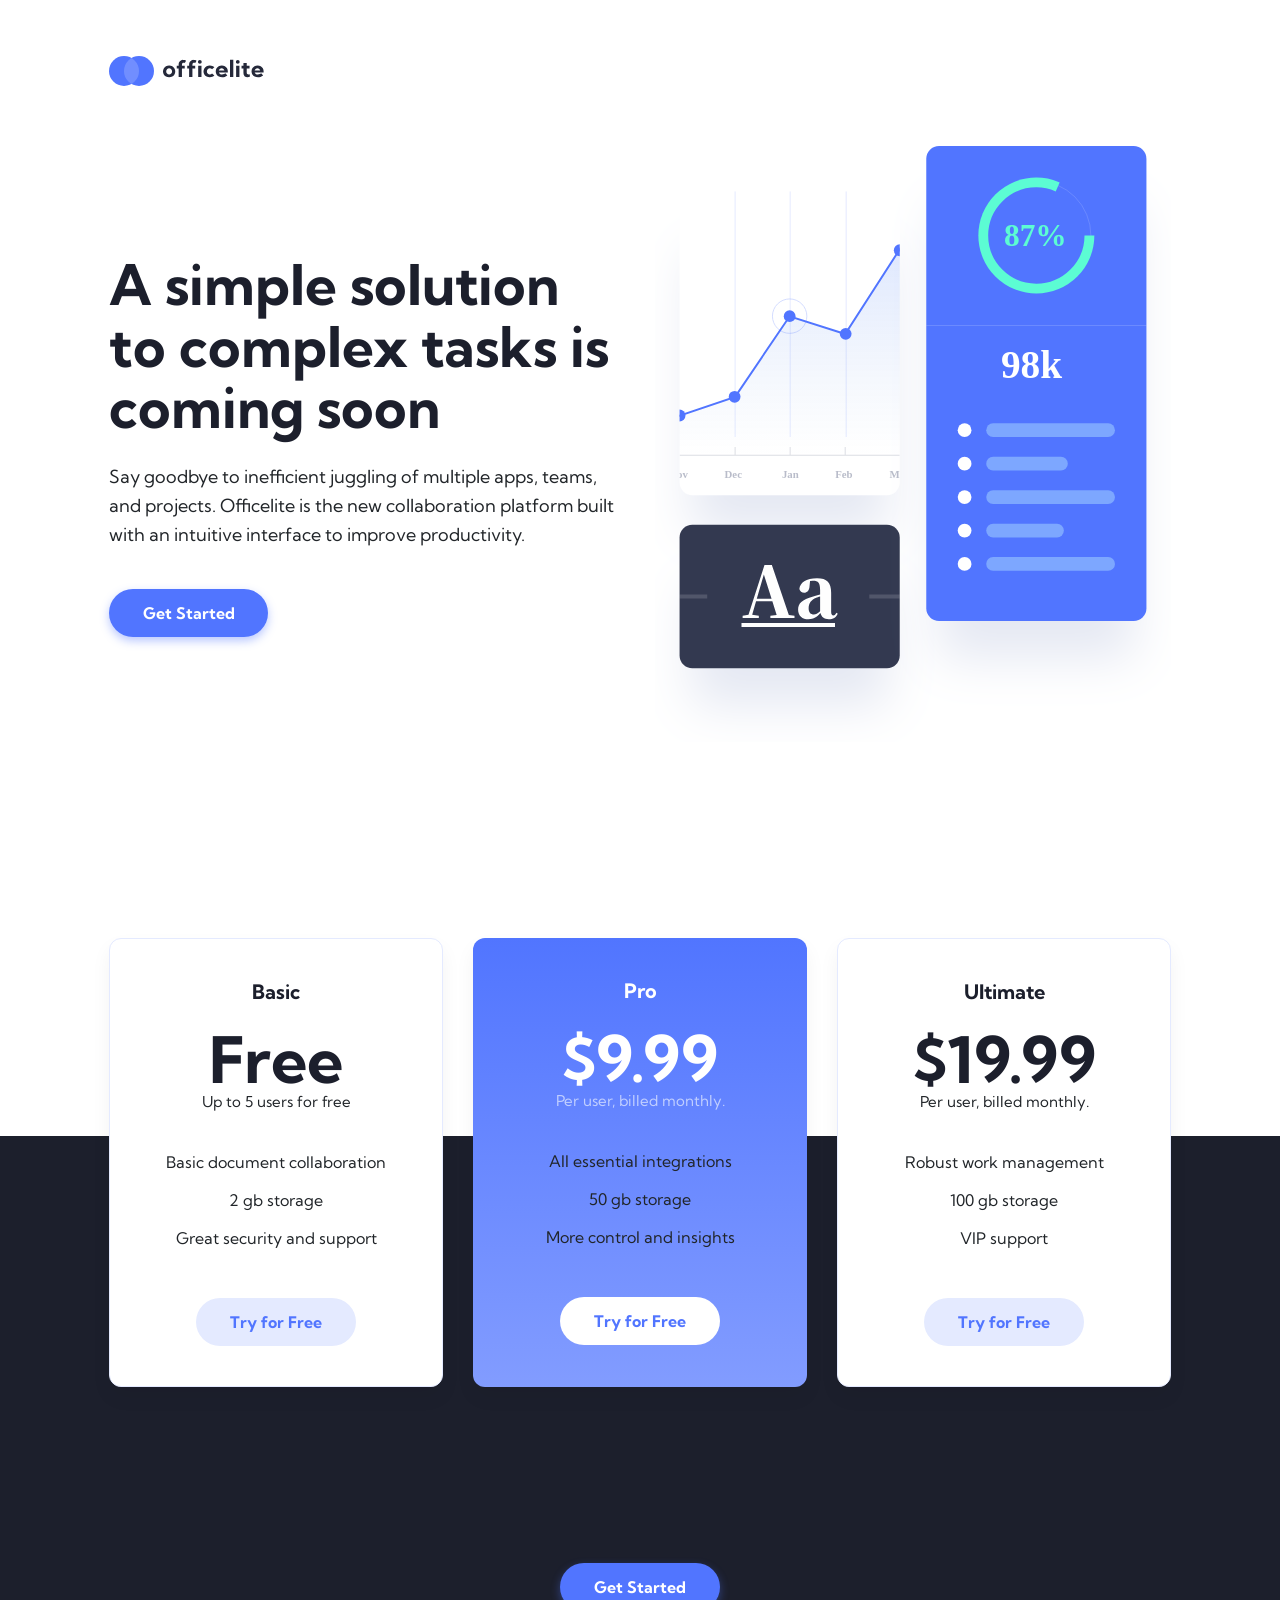
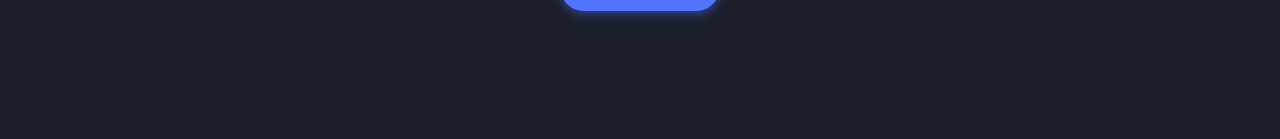
<file: index.html>
<!DOCTYPE html>
<html lang="en">

<head>
    <meta charset="UTF-8">
    <meta name="viewport" content="width=device-width, initial-scale=1.0">
    <title>Officelite - A Simple Solution</title>
    <link rel="preconnect" href="https://fonts.googleapis.com">
    <link rel="preconnect" href="https://fonts.gstatic.com" crossorigin>
    <link href="https://fonts.googleapis.com/css2?family=Kumbh+Sans:wght@400;700&display=swap" rel="stylesheet">

    <link rel="stylesheet" href="css/styles.css">
</head>

<body>

    <header class="header">
        <a href="index.html" class="logo-link">
            <img src="images/logo.svg" alt="Officelite Logo">
        </a>
    </header>

    <div class="background-transition-wrapper">
        <main>
            <section class="hero-section">
                <div class="hero-content">
                    <h1>A simple solution to complex tasks is coming soon</h1>
                    <p>Say goodbye to inefficient juggling of multiple apps, teams, and projects. Officelite is the new
                        collaboration platform built with an intuitive interface to improve productivity.</p>
                    <a href="sign-up.html" class="button button-primary">Get Started</a>
                </div>
                <div class="hero-image">
                    <img src="images/illustration-charts.svg" alt="Charts Illustration" class="illustration-charts">
                </div>
            </section>

            <section class="pricing-section">
                <article class="pricing-card card-basic">
                    <h3 class="plan-name">Basic</h3>
                    <p class="plan-price">Free</p>
                    <p class="plan-period">Up to 5 users for free</p>
                    <ul class="features-list">
                        <li>Basic document collaboration</li>
                        <li>2 gb storage</li>
                        <li>Great security and support</li>
                    </ul>
                    <a href="sign-up.html" class="button button-secondary">Try for Free</a>
                </article>

                <article class="pricing-card card-pro">
                    <h3 class="plan-name">Pro</h3>
                    <p class="plan-price">$9.99</p>
                    <p class="plan-period">Per user, billed monthly.</p>
                    <ul class="features-list">
                        <li>All essential integrations</li>
                        <li>50 gb storage</li>
                        <li>More control and insights</li>
                    </ul>
                    <a href="sign-up.html" class="button button-tertiary">Try for Free</a>
                </article>

                <article class="pricing-card card-ultimate">
                    <h3 class="plan-name">Ultimate</h3>
                    <p class="plan-price">$19.99</p>
                    <p class="plan-period">Per user, billed monthly.</p>
                    <ul class="features-list">
                        <li>Robust work management</li>
                        <li>100 gb storage</li>
                        <li>VIP support</li>
                    </ul>
                    <a href="sign-up.html" class="button button-secondary">Try for Free</a>
                </article>
            </section>
        </main>

        <footer class="final-cta-footer">
            <a href="sign-up.html" class="button button-primary">Get Started</a>
        </footer>
    </div>

</body>

</html>
</file>
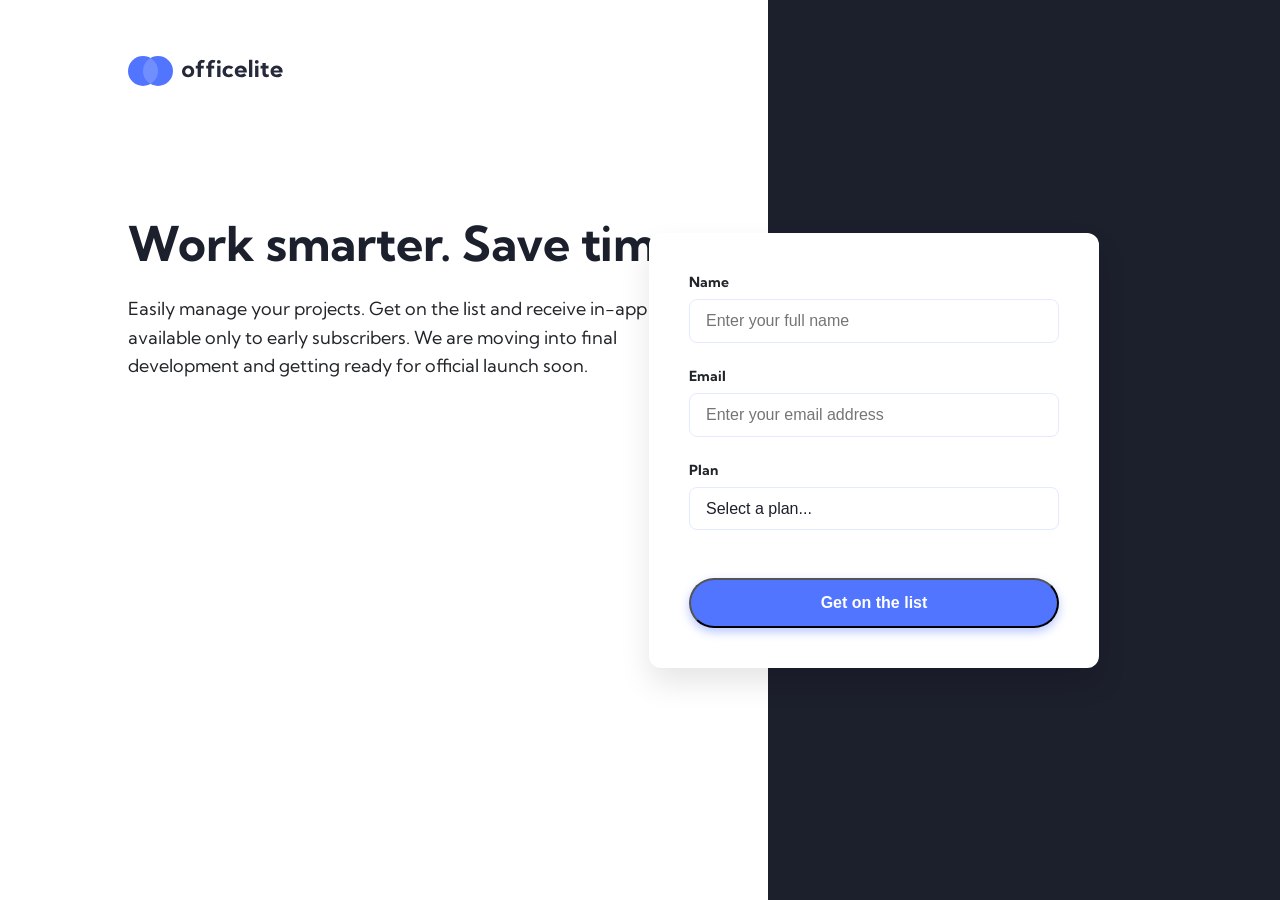
<file: sign-up.html>
<!DOCTYPE html>
<html lang="en">

<head>
    <meta charset="UTF-8">
    <meta name="viewport" content="width=device-width, initial-scale=1.0">
    <title>Officelite - Sign Up</title>
    <link rel="preconnect" href="https://fonts.googleapis.com">
    <link rel="preconnect" href="https://fonts.gstatic.com" crossorigin>
    <link href="https://fonts.googleapis.com/css2?family=Kumbh+Sans:wght@400;700&display=swap" rel="stylesheet">
    <link rel="stylesheet" href="css/styles.css">
</head>

<body class="signup-body sign-up-page">

    <div class="main-signup-wrapper">

        <section class="signup-content">
            <header class="header-signup">
                <a href="index.html" class="logo-link">
                    <img src="images/logo.svg" alt="Officelite Logo">
                </a>
            </header>

            <div class="marketing-text">
                <h1>Work smarter. Save time.</h1>
                <p>Easily manage your projects. Get on the list and receive in-app perks available only to early
                    subscribers. We are moving into final development and getting ready for official launch soon.</p>
            </div>

        </section>

        <section class="signup-form-section">
            <div class="form-card">
                <form action="index.html" method="GET" class="signup-form">

                    <div class="form-group">
                        <label for="name">Name</label>
                        <input type="text" id="name" name="name" placeholder="Enter your full name" required>
                    </div>

                    <div class="form-group">
                        <label for="email">Email</label>
                        <input type="email" id="email" name="email" placeholder="Enter your email address" required>
                    </div>

                    <div class="form-group">
                        <label for="plan">Plan</label>
                        <select id="plan" name="plan" required>
                            <option value="" disabled selected>Select a plan...</option>
                            <option value="basic">Basic (Free)</option>
                            <option value="pro">Pro ($9.99/mo)</option>
                            <option value="ultimate">Ultimate ($19.99/mo)</option>
                        </select>
                    </div>
                    <button type="submit" class="button button-primary">Get on the list</button>
                </form>
            </div>
        </section>

    </div>
</body>

</html>
</file>
<file: css/styles.css>
:root {
    --primary-blue: #5175FF;
    --secondary-blue: #829CFF;
    --light-blue: #C1CFFF;
    --lighter-blue: #E4EAFF;

    --dark-gray: #1C1F2C;
    --gray: #212529;
    --white: #FFFFFF;
    --light-gray: #F8F8F8;

    --container-max-width: 1110px;

    --white-area-height: 990px;

    --tablet-primary-color: #7234F9;
    --tablet-lighter-color: #F8F7FF;
    --tablet-light-color: #D3C3FF;
}

* {
    box-sizing: border-box;
    margin: 0;
    padding: 0;
}

body {
    font-family: 'Kumbh Sans', sans-serif;
    color: var(--dark-gray);
    background-color: var(--white);
    min-height: 100vh;
}

.background-transition-wrapper {
    background: linear-gradient(to bottom,
            var(--white) var(--white-area-height),
            var(--dark-gray) var(--white-area-height));
}

a {
    text-decoration: none;
}

.button {
    display: inline-block;
    padding: 0.875rem 2.1rem;
    border-radius: 28px;
    font-weight: 700;
    font-size: 1rem;
    transition: background-color 0.3s;
    text-align: center;
}

.button-primary {
    background-color: var(--primary-blue);
    color: var(--white);
    box-shadow: 0 4px 10px rgba(81, 117, 255, 0.4);
}

.button-secondary {
    background-color: var(--lighter-blue);
    color: var(--primary-blue);
    border: none;
}

.button-tertiary {
    background-color: var(--white);
    color: var(--primary-blue);
}

.header,
.hero-section,
.pricing-section {
    width: 100%;
    max-width: var(--container-max-width);
    margin: 0 auto;
    padding: 0 1.5rem;
}

.header {
    padding-top: 3.5rem;
    padding-bottom: 3.5rem;
}

.hero-section {
    display: flex;
    align-items: center;
    gap: 1.875rem;
    padding-bottom: 7rem;
}

.hero-content {
    flex: 1;
    max-width: 50%;
}

.hero-content h1 {
    font-size: 3.5rem;
    font-weight: 700;
    line-height: 1.1;
    margin-bottom: 1.5rem;
    color: var(--dark-gray);
}

.hero-content p {
    font-size: 1.125rem;
    line-height: 1.6;
    margin-bottom: 2.5rem;
    color: var(--gray);
}

.hero-image {
    flex: 1;
    text-align: right;
}

.illustration-charts {
    max-width: 100%;
    height: auto;
}

.pricing-section {
    padding-top: 5rem;
    padding-bottom: 5rem;
    display: grid;
    grid-template-columns: repeat(3, 1fr);
    gap: 1.875rem;
}

.pricing-card {
    padding: 2.5rem;
    border-radius: 12px;
    background-color: var(--white);
    text-align: center;
    box-shadow: 0 10px 20px rgba(0, 0, 0, 0.05);
}

.card-basic,
.card-ultimate {
    border: 1px solid var(--lighter-blue);
}

.card-pro {
    background: linear-gradient(180deg, var(--primary-blue) 0%, var(--secondary-blue) 100%);
    color: var(--white);
    border: none;
}

.plan-name {
    font-size: 1.25rem;
    font-weight: 700;
    margin-bottom: 1.5rem;
}

.plan-price {
    font-size: 4rem;
    font-weight: 700;
    line-height: 1;
}

.plan-period {
    font-size: 0.9375rem;
    font-weight: 400;
    margin-bottom: 2rem;
}

.card-basic .plan-period,
.card-ultimate .plan-period {
    color: var(--gray);
}

.card-pro .plan-period {
    color: var(--light-blue);
}

.features-list {
    list-style: none;
    margin-bottom: 2.5rem;
}

.features-list li {
    font-size: 1rem;
    padding: 0.5rem 0;
    line-height: 1.4;
    color: var(--gray);
    text-align: center;
}

.final-cta-footer {
    width: 100%;
    padding: 6rem 1.5rem 8rem;
    text-align: center;
}

.signup-body {
    min-height: 100vh;
    display: flex;
    flex-direction: column;
}

.sign-up-page {
    background-color: var(--white);
}

.main-signup-wrapper {
    display: flex;
    flex-grow: 1;
    min-height: 100vh;
}

.signup-content {
    flex: 6;
    background-color: var(--white);
    padding: 3.5rem 2rem 3.5rem 8rem;
    max-width: 60%;
}

.header-signup {
    margin-bottom: 8rem;
}

.marketing-text {
    width: 100%;
    max-width: 600px;
}

.marketing-text h1 {
    font-size: 3rem;
    font-weight: 700;
    line-height: 1.1;
    margin-bottom: 1.5rem;
    color: var(--dark-gray);
    white-space: nowrap;
}

.marketing-text p {
    font-size: 1.125rem;
    line-height: 1.6;
    color: var(--gray);
}

.signup-form-section {
    flex: 4;
    background-color: var(--dark-gray);
    display: flex;
    align-items: center;
    justify-content: center;
    padding: 3.5rem 1.5rem;
    max-width: 40%;
    position: relative;
}

.form-card {
    background-color: var(--white);
    padding: 2.5rem;
    border-radius: 12px;
    box-shadow: 0 15px 30px rgba(0, 0, 0, 0.1);
    width: 100%;
    max-width: 450px;
    transform: translateX(-150px);
    position: relative;
    z-index: 10;
}

.form-group {
    margin-bottom: 1.5rem;
}

.form-group label {
    display: block;
    font-weight: 700;
    margin-bottom: 0.5rem;
    font-size: 0.875rem;
    color: var(--gray);
}

.form-group input,
.form-group select {
    width: 100%;
    padding: 0.75rem 1rem;
    border: 1px solid var(--lighter-blue);
    border-radius: 8px;
    font-size: 1rem;
    color: var(--dark-gray);
    transition: border-color 0.3s;
    -webkit-appearance: none;
    -moz-appearance: none;
    appearance: none;
    background-color: var(--white);
    cursor: pointer;
}

.form-group input:focus,
.form-group select:focus {
    outline: none;
    border-color: var(--primary-blue);
}

.signup-form .button-primary {
    width: 100%;
    margin-top: 1.5rem;
}

@media (max-width: 1024px) {
    .background-transition-wrapper .button-primary {
        background-color: var(--tablet-primary-color);
        box-shadow: 0 4px 10px rgba(114, 52, 249, 0.4);
    }

    .background-transition-wrapper .card-pro {
        background: linear-gradient(180deg, var(--tablet-primary-color) 0%, #9F62FF 100%);
    }

    .background-transition-wrapper .button-secondary {
        background-color: var(--tablet-lighter-color);
        color: var(--tablet-primary-color);
    }

    .background-transition-wrapper .button-tertiary {
        color: var(--tablet-primary-color);
    }

    .background-transition-wrapper .card-pro .plan-period {
        color: var(--tablet-light-color);
    }

    :root {
        --white-area-height: 1600px;
    }

    .hero-section {
        max-width: 900px;
        margin: 0 auto;
        padding: 4rem 2rem;
        display: grid;
        grid-template-columns: 1fr 1fr;
        align-items: center;
        gap: 3rem;
        text-align: left;
    }

    .hero-content {
        order: 1;
        max-width: 100%;
    }

    .hero-image {
        order: 2;
        text-align: center;
    }

    .hero-content h1 {
        font-size: 3rem;
    }

    .hero-content p {
        font-size: 1.1rem;
        max-width: 420px;
    }

    .pricing-section {
        grid-template-columns: 1fr;
        max-width: 690px;
        margin: 0 auto;
        padding: 3rem 1.5rem 5rem;
        display: flex;
        flex-direction: column;
        gap: 2.5rem;
    }

    .card-basic,
    .card-ultimate {
        display: grid;
        grid-template-columns: 1fr 1fr;
        grid-template-rows: auto auto auto 1fr;
        text-align: left;
        padding: 2.5rem;
        gap: 1rem 2.5rem;
    }

    .plan-name {
        grid-column: 1;
        grid-row: 1;
        text-align: left;
    }

    .plan-price {
        grid-column: 1;
        grid-row: 2;
        text-align: left;
    }

    .plan-period {
        grid-column: 1;
        grid-row: 3;
        text-align: left;
        margin-bottom: 0;
    }

    .features-list {
        grid-column: 2;
        grid-row: 1 / span 3;
        list-style: none;
        margin-bottom: 0;
        padding-top: 0.5rem;
        display: block;
        text-align: left;
    }

    .features-list li {
        text-align: left;
        color: var(--dark-gray);
        padding: 0.1rem 0;
    }

    .pricing-card .button {
        grid-column: 1 / 3;
        grid-row: 4;
        margin-top: 1.5rem;
        width: 100%;
        max-width: none;
        text-align: center;
    }

    .card-pro {
        display: flex;
        flex-direction: column;
        text-align: center;
        grid-template-columns: none;
        padding: 3rem 2rem;
    }

    .card-pro .features-list {
        text-align: center;
        margin-top: 2rem;
        margin-bottom: 2.5rem;
    }

    .card-pro .features-list li {
        color: var(--white);
        text-align: center;
        padding: 0.5rem 0;
    }

    .card-pro .button {
        margin: 0 auto;
        width: auto;
        max-width: none;
    }

    .sign-up-page .main-signup-wrapper {
        min-height: 100vh;
        background: linear-gradient(to bottom,
                var(--white) 75%,
                var(--dark-gray) 75%);
        flex-direction: column;
        flex-grow: 0;
    }

    .sign-up-page {
        background-color: var(--white);
    }

    .signup-body {
        min-height: auto;
        padding-bottom: 0;
    }

    .signup-content {
        max-width: 100%;
        width: 100%;
        padding: 3.5rem 1.5rem 0;
        text-align: left;
        background-color: transparent;
    }

    .header-signup {
        margin-bottom: 4rem;
    }

    .marketing-text {
        max-width: 500px;
        margin: 0;
    }

    .marketing-text h1 {
        white-space: normal;
        font-size: 2.5rem;
    }

    .signup-form-section {
        max-width: 100%;
        width: 100%;
        background-color: transparent;
        justify-content: center;
        align-items: flex-start;
        padding: 3rem 1.5rem;
        padding-bottom: 4rem;
    }

    .form-card {
        transform: none;
        position: static;
        max-width: 500px;
        margin: 0 auto;
        width: 100%;
        background-color: var(--white);
        padding-bottom: 2.5rem;
    }

    .sign-up-page .button-primary {
        background-color: var(--primary-blue);
        box-shadow: 0 4px 10px rgba(81, 117, 255, 0.4);
    }
}


@media (max-width: 600px) {

    .background-transition-wrapper .button-primary,
    .background-transition-wrapper .final-cta-footer .button-primary {
        background-color: var(--tablet-primary-color) !important;
        box-shadow: 0 4px 10px rgba(114, 52, 249, 0.4);
    }

    .background-transition-wrapper .card-pro {
        background: linear-gradient(180deg, var(--tablet-primary-color) 0%, #9F62FF 100%);
    }

    .background-transition-wrapper .button-secondary {
        background-color: var(--tablet-lighter-color);
        color: var(--tablet-primary-color);
    }

    .background-transition-wrapper .button-tertiary {
        background-color: var(--white);
        color: var(--tablet-primary-color);
    }

    .background-transition-wrapper .card-pro .plan-period {
        color: var(--tablet-light-color);
    }

    :root {
        --white-area-height: 1750px;
    }

    .hero-section {
        display: flex;
        flex-direction: column;
        padding-bottom: 4rem;
        gap: 2.5rem;
        max-width: 400px;
        margin: 0 auto;
    }

    .hero-content {
        order: 2;
        max-width: 100%;
        text-align: left;
    }

    .hero-image {
        order: 1;
        text-align: center;
        width: 100%;
        padding-bottom: 0;
    }

    .illustration-charts {
        max-width: 100%;
        height: auto;
        display: block;
        margin: 0 auto;
    }

    .hero-content h1 {
        font-size: 2.5rem;
        line-height: 1.2;
    }

    .hero-content p {
        font-size: 1rem;
    }

    .pricing-section {
        grid-template-columns: 1fr;
        max-width: 400px;
        gap: 1.5rem;
        padding: 3rem 1.5rem 5rem;
    }

    .card-basic,
    .card-ultimate {
        display: flex;
        flex-direction: column;
        text-align: center;
        padding: 2.5rem;
    }

    .plan-name,
    .plan-price,
    .plan-period {
        text-align: center;
    }

    .plan-period {
        margin-bottom: 2rem;
    }

    .features-list {
        display: block;
        text-align: center;
        padding-top: 0;
        margin-bottom: 2.5rem;
    }

    .features-list li {
        text-align: center;
        padding: 0.3rem 0;
        color: var(--dark-gray);
    }

    .card-pro .features-list li {
        color: var(--white);
    }

    .pricing-card .button {
        max-width: none;
        margin: 0 auto;
    }


    .sign-up-page {
        background-color: var(--white);
    }

    .signup-body {
        padding-bottom: 0;
    }

    .main-signup-wrapper {
        min-height: auto;
        background: linear-gradient(to bottom,
                var(--white) 750px,
                var(--dark-gray) 750px);
        flex-direction: column;
    }

    .header-signup {
        margin-bottom: 1.5rem;
        text-align: left;
    }

    .signup-content {
        padding: 2rem 1.5rem 0;
        background-color: transparent;
        text-align: left;
    }

    .signup-content .marketing-text h1 {
        margin-bottom: 1rem;
    }

    .signup-content .marketing-text p {
        font-size: 1rem;
        line-height: 1.5;
        margin-bottom: 2.5rem;
    }

    .signup-form-section {
        padding: 4rem 1.5rem;
        background-color: transparent;
        justify-content: center;
    }

    .form-card {
        padding: 1.5rem;
        padding-bottom: 2.5rem;
        max-width: 400px;
        margin: 0 auto;
        transform: none;
    }

    .sign-up-page .button-primary {
        background-color: var(--primary-blue);
        box-shadow: 0 4px 10px rgba(81, 117, 255, 0.4);
    }
}
</file>
